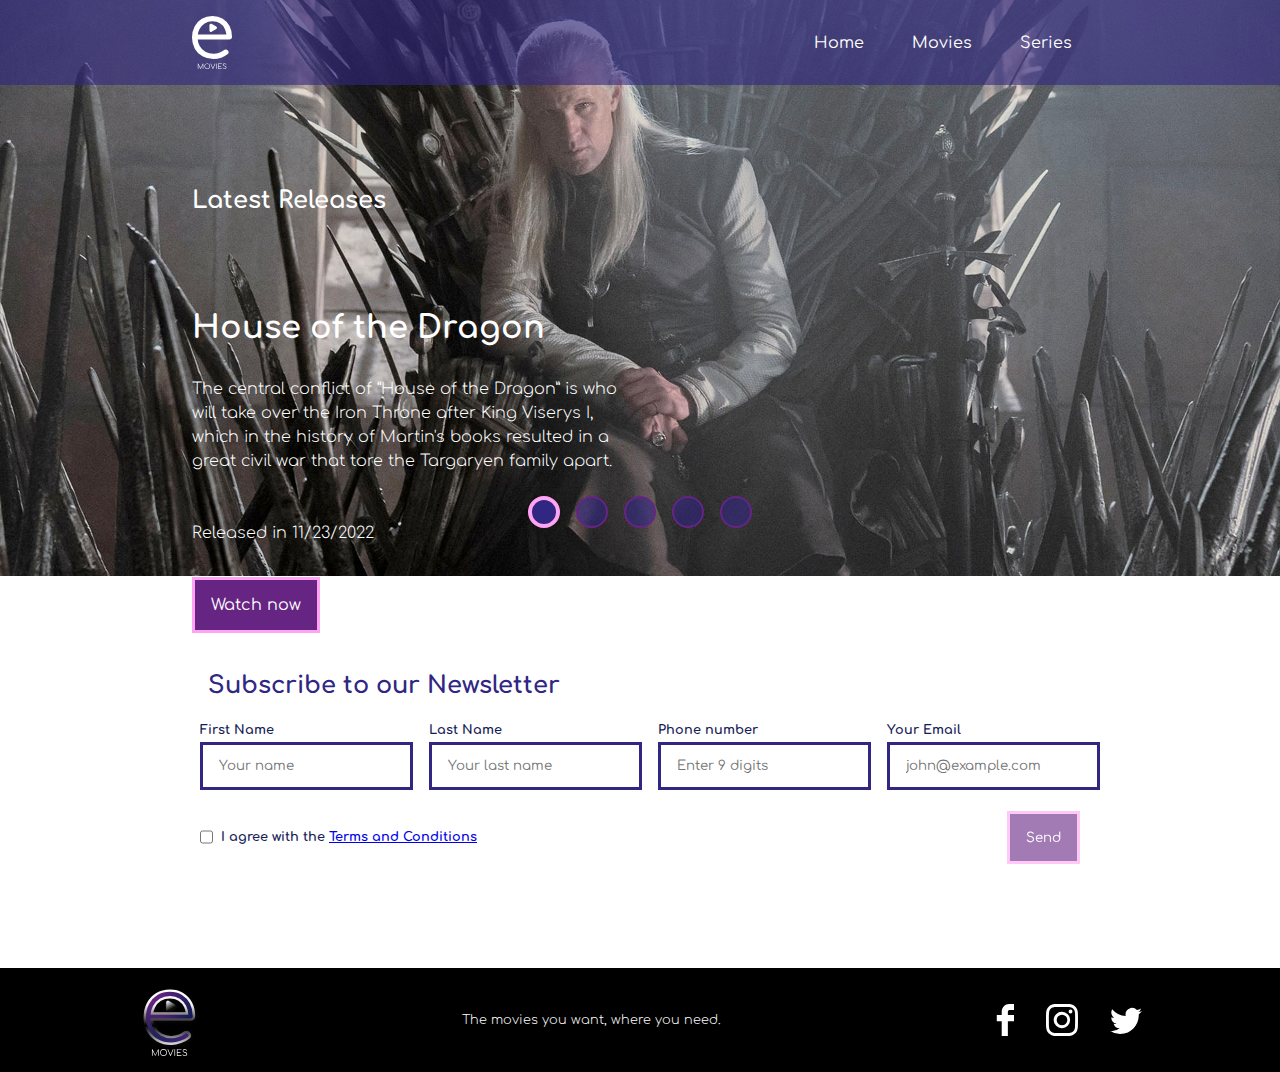
<file: index.html>
<!DOCTYPE html>
<html lang="en">

<head>
    <meta charset="UTF-8">
    <meta http-equiv="X-UA-Compatible" content="IE=edge">
    <meta name="viewport" content="width=device-width, initial-scale=1.0">
    <title>eMovie - Movies for a click</title>
    <link rel="stylesheet" href="styles.css">


<link rel="icon" type="image/png" sizes="16x16" href="img/Logos/SVG/favicon-16x16.png">

</head>

<body>
    

    <header id="main-header">
        <div class="flex-header">
            <div id="width-nav">
            <img src="img/Logos/SVG/e-movie-white.svg" alt="e-movie-logo">


            <!-- <div id="nav-icons">
                <a href="#">
                    <svg xmlns="http://www.w3.org/2000/svg" class="icon" height="40px" viewBox="0 0 24 24" width="40px" fill="#FFFFFF"><path d="M0 0h24v24H0V0z" fill="none"/><path d="M15.5 14h-.79l-.28-.27c1.2-1.4 1.82-3.31 1.48-5.34-.47-2.78-2.79-5-5.59-5.34-4.23-.52-7.79 3.04-7.27 7.27.34 2.8 2.56 5.12 5.34 5.59 2.03.34 3.94-.28 5.34-1.48l.27.28v.79l4.25 4.25c.41.41 1.08.41 1.49 0 .41-.41.41-1.08 0-1.49L15.5 14zm-6 0C7.01 14 5 11.99 5 9.5S7.01 5 9.5 5 14 7.01 14 9.5 11.99 14 9.5 14z"/></svg>
                </a>
                <a href="#">
                    <svg xmlns="http://www.w3.org/2000/svg" class="icon" height="40px" viewBox="0 0 24 24" width="40px" fill="#FFFFFF"><path d="M0 0h24v24H0V0z" fill="none"/><path d="M12 12c2.21 0 4-1.79 4-4s-1.79-4-4-4-4 1.79-4 4 1.79 4 4 4zm0 2c-2.67 0-8 1.34-8 4v1c0 .55.45 1 1 1h14c.55 0 1-.45 1-1v-1c0-2.66-5.33-4-8-4z"/></svg>
                </a>
                <a href="#">
                    <svg xmlns="http://www.w3.org/2000/svg" class="icon" height="40px" viewBox="0 0 24 24" width="40px" fill="#FFFFFF"><path d="M0 0h24v24H0V0z" fill="none"/><path d="M7 18c-1.1 0-1.99.9-1.99 2S5.9 22 7 22s2-.9 2-2-.9-2-2-2zM1 3c0 .55.45 1 1 1h1l3.6 7.59-1.35 2.44C4.52 15.37 5.48 17 7 17h11c.55 0 1-.45 1-1s-.45-1-1-1H7l1.1-2h7.45c.75 0 1.41-.41 1.75-1.03l3.58-6.49c.37-.66-.11-1.48-.87-1.48H5.21l-.67-1.43c-.16-.35-.52-.57-.9-.57H2c-.55 0-1 .45-1 1zm16 15c-1.1 0-1.99.9-1.99 2s.89 2 1.99 2 2-.9 2-2-.9-2-2-2z"/></svg>
                </a>
               
            </div> -->

            <nav>
                <ul>
                    <li>
                        <a href="#" class="button-nav" id="active">Home</a>
                    </li>
                    <li>
                        <a href="productos.html?category=movies" class="button-nav">Movies</a>
                    </li>
                    <li>
                        <a href="productos.html?category=series" class="button-nav">Series</a>
                    </li>
                    <!-- <li>
                        <a href="#" class="button-nav">Register</a>
                    </li> -->
                </ul>
            </nav>
            </div>
        </div>





        <div id="intro">
            <h2>Latest Releases</h2>
            <h1 id="intro-title"></h1>
           
            <p id="intro-description"></p>
           
            <p id="intro-date"></p>
            <div class="button-flex">
                <a class="button" id="intro-button">Watch now</a>
            </div>
        </div>
        
        <div id="select-slider-index">
            <button onclick="changeSlider(0)"></button>
            <button onclick="changeSlider(1)"></button>
            <button onclick="changeSlider(2)"></button>
            <button onclick="changeSlider(3)"></button>
            <button onclick="changeSlider(4)"></button>
        </div>
    </header>


  
    <section id="form">
        <div>
            <h3>Subscribe to our Newsletter</h3>

            <form action="#" class="flexbox" autocomplete="on">
                <div class="width-100">
                <div class="just-flex">
                 
                        <div class="flex-form">
                            <label for="name">First Name</label>
                            <input type="text" id="name" name="name" placeholder="Your name" minlength="4" required>
                            <p id="help-text-name" class="help-text"></p>
                        </div>
                        <div class="flex-form">
                            <label for="lastName">Last Name</label>
                            <input type="text" id="last-name" name="lastname" placeholder="Your last name" minlength="4" required>
                            <p id="help-text-last-name" class="help-text"></p>
                        </div>
                        <div class="flex-form">
                            <label for="phone">Phone number</label>
                            <input type="number" id="phone" name="phone" placeholder="Enter 9 digits" minlength="4" required>
                            <p id="help-text-phone" class="help-text"></p>
                        </div>
                        <div class="flex-form">
                            <label for="email">Your Email</label>
                            <input type="email" id="email" name="email" placeholder="john@example.com" required>
                            <p id="help-text-mail" class="help-text"></p>
                        </div>
                   
                </div>
            

                    <div class="flex-end-button">
                        <div class="radio-box">
                            <input type="checkbox" id="agree" name="TermsandConditions" value="agree"
                            onchange="validateForm()">
                            <label for="agree">I agree with the <a href="#">Terms and Conditions</a></label>
                        </div>
                        <button class="button" onclick="sendForm()" type="submit" form="form" value="Submit" id="submit-form"><span>Send</span></button>
                    </div>
                </div>

            </form>
        </div>
    </section>

    <footer>
        <div class="flexbox flex-992">
            <img src="img/Logos/SVG/e-movie-color-1.svg" alt="e-movie-logo-footer">
            <p>The movies you want, where you need.</p>
            <div id="social">
                <img src="img/Social/facebook.svg" alt="e-facebook">
                <img src="img/Social/instagram.svg" alt="e-instagram">
                <img src="img/Social/twitter.svg" alt="e-twitter">
            </div>

        </div>
    </footer>


    <div id="success-modal" class="modal-background">
        <div class="container-modal">
            <h4>Formulario enviado correctamente.</h4>
            <button class="button" onclick="closeModal()">Cerrar</button>
        </div>
    </div>

    <div id="prompt-modal" class="modal-background">
        <div class="container-modal">
            <h4>Discount for the hour</h4>
            <div id="prompt-content">
                <h5 id="prompt-product-title"></h5>
                <img src="" alt="" id="prompt-product-image">
            <div class="flex-buttons-prompt">
                <button class="button-link" onclick="closePromptModal()">Cerrar</button>
                <a class="button" href="" id="prompt-redirect">Watch now</a>
            </div>
            </div>
            
        </div>
    </div>

<script src="scripts/productos.js"></script>
<!-- <script src="scripts/filtros.js"></script> -->
<script src="scripts/slider.js"></script>
<script src="scripts/form.js"></script>


</body>

</html>
</file>
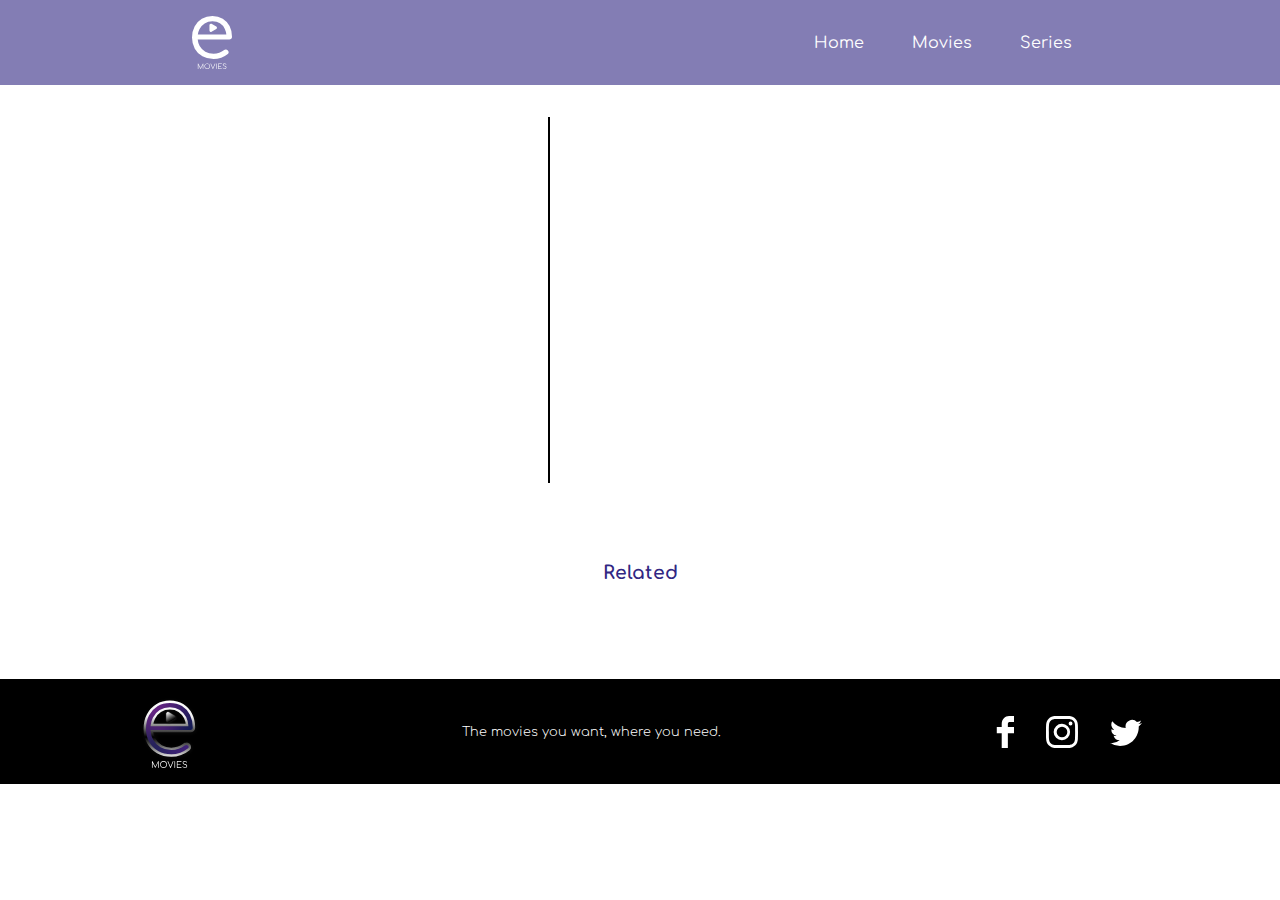
<file: detalle.html>
<!DOCTYPE html>
<html lang="en">

<head>
    <meta charset="UTF-8">
    <meta http-equiv="X-UA-Compatible" content="IE=edge">
    <meta name="viewport" content="width=device-width, initial-scale=1.0">
    <title>eMovie - Product</title>
    <link rel="stylesheet" href="styles.css">

    <link rel="icon" type="image/png" sizes="16x16" href="img/Logos/SVG/favicon-16x16.png">
</head>

<body>


    <header class="flex-header">
        
        <div id="width-nav">
        
        <img src="img/Logos/SVG/e-movie-white.svg" alt="e-movie-logo">


        <!-- <div id="nav-icons">
            <a href="#">
                <svg xmlns="http://www.w3.org/2000/svg" class="icon" height="40px" viewBox="0 0 24 24" width="40px" fill="#FFFFFF"><path d="M0 0h24v24H0V0z" fill="none"/><path d="M15.5 14h-.79l-.28-.27c1.2-1.4 1.82-3.31 1.48-5.34-.47-2.78-2.79-5-5.59-5.34-4.23-.52-7.79 3.04-7.27 7.27.34 2.8 2.56 5.12 5.34 5.59 2.03.34 3.94-.28 5.34-1.48l.27.28v.79l4.25 4.25c.41.41 1.08.41 1.49 0 .41-.41.41-1.08 0-1.49L15.5 14zm-6 0C7.01 14 5 11.99 5 9.5S7.01 5 9.5 5 14 7.01 14 9.5 11.99 14 9.5 14z"/></svg>
            </a>
            <a href="#">
                <svg xmlns="http://www.w3.org/2000/svg" class="icon" height="40px" viewBox="0 0 24 24" width="40px" fill="#FFFFFF"><path d="M0 0h24v24H0V0z" fill="none"/><path d="M12 12c2.21 0 4-1.79 4-4s-1.79-4-4-4-4 1.79-4 4 1.79 4 4 4zm0 2c-2.67 0-8 1.34-8 4v1c0 .55.45 1 1 1h14c.55 0 1-.45 1-1v-1c0-2.66-5.33-4-8-4z"/></svg>
            </a>
            <a href="#">
                <svg xmlns="http://www.w3.org/2000/svg" class="icon" height="40px" viewBox="0 0 24 24" width="40px" fill="#FFFFFF"><path d="M0 0h24v24H0V0z" fill="none"/><path d="M7 18c-1.1 0-1.99.9-1.99 2S5.9 22 7 22s2-.9 2-2-.9-2-2-2zM1 3c0 .55.45 1 1 1h1l3.6 7.59-1.35 2.44C4.52 15.37 5.48 17 7 17h11c.55 0 1-.45 1-1s-.45-1-1-1H7l1.1-2h7.45c.75 0 1.41-.41 1.75-1.03l3.58-6.49c.37-.66-.11-1.48-.87-1.48H5.21l-.67-1.43c-.16-.35-.52-.57-.9-.57H2c-.55 0-1 .45-1 1zm16 15c-1.1 0-1.99.9-1.99 2s.89 2 1.99 2 2-.9 2-2-.9-2-2-2z"/></svg>
            </a>
           
        </div> -->

        <nav>
            <ul>
                <li>
                    <a href="index.html" class="button-nav">Home</a>
                </li>
                <li>
                    <a href="productos.html?category=movies" class="button-nav" id="active">Movies</a>
                </li>
                <li>
                    <a href="productos.html?category=series" class="button-nav">Series</a>
                </li>
                <!-- <li>
                    <a href="error404.html" class="button-nav">Contact</a>
                </li> -->
            </ul>
        </nav>

    </div>

    </header>

    <section class="content">
     
                <div class="flex-figure">
                    <figure id="main-image">
                       
                    </figure>
                    <div id="figure-imgs">
                        <div class="just-flex2">
                            
                        </div>
                    </div>
                </div>
                <div id="just-width">
                    <div id="div-detalle">
                        <h2 id="detalle-title"></h2>
                        <p id="detalle-description"></p>
                        <p id="detalle-price"></p>
                        <p id="detalle-release"></p>
                    </div>
                </div>
    </section>


    <section class="related-content content">
        <h3>
            Related
        </h3>
        <ul id="list-products-related">

        </ul>
    </section>

    <footer>
        <div class="flexbox flex-992">
            <img src="img/Logos/SVG/e-movie-color-1.svg" alt="e-movie-logo-footer">
            <p>The movies you want, where you need.</p>
            <div id="social">
                <img src="img/Social/facebook.svg" alt="e-facebook">
                <img src="img/Social/instagram.svg" alt="e-instagram">
                <img src="img/Social/twitter.svg" alt="e-twitter">
            </div>

        </div>
    </footer>

<script src="scripts/productos.js"></script>
<script src="scripts/detalle.js"></script>


</body>
</html>
</file>
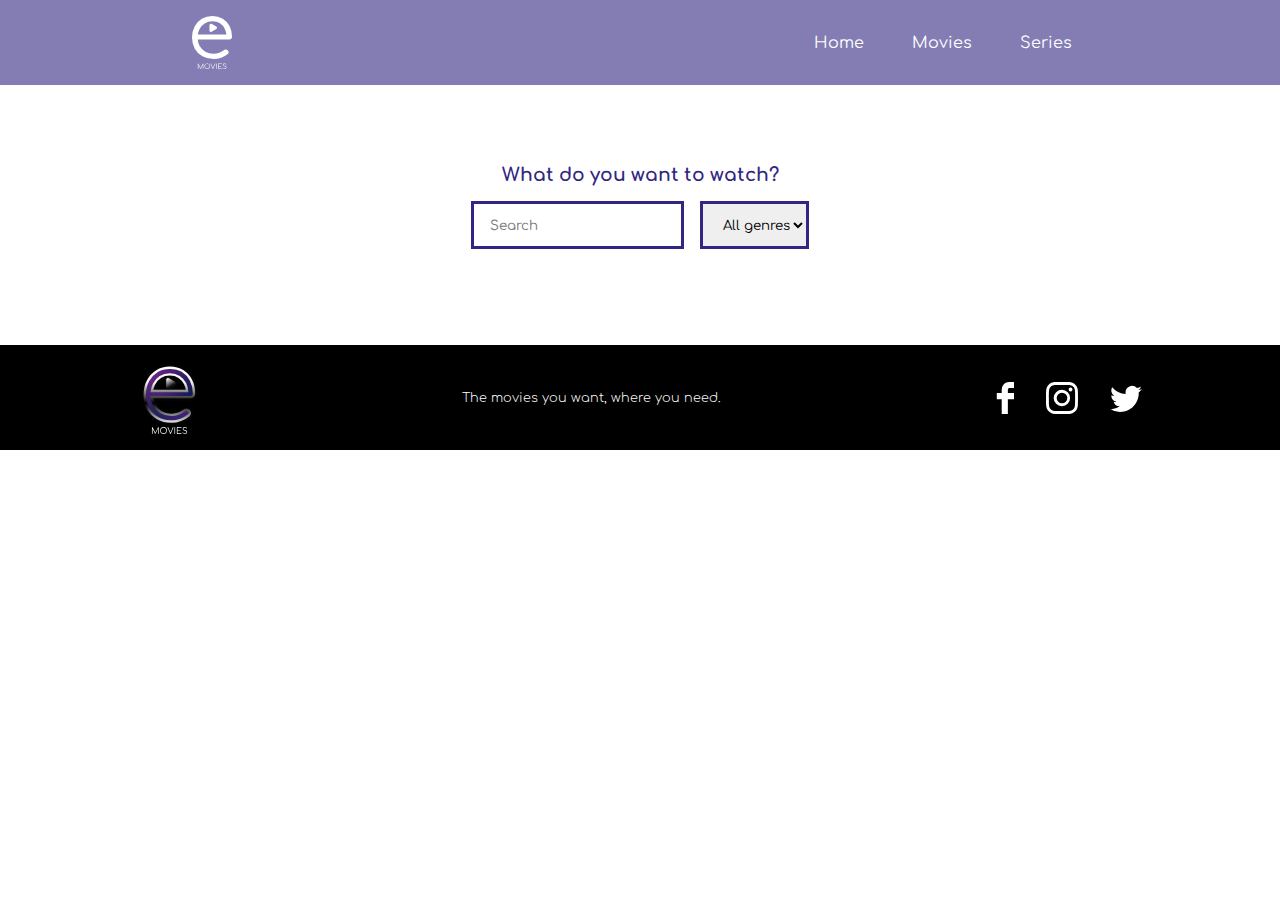
<file: productos.html>
<!DOCTYPE html>
<html lang="en">

<head>
    <meta charset="UTF-8">
    <meta http-equiv="X-UA-Compatible" content="IE=edge">
    <meta name="viewport" content="width=device-width, initial-scale=1.0">
    <title>eMovie Products</title>
    <link rel="stylesheet" href="styles.css">
    
    <link rel="icon" type="image/png" sizes="16x16" href="img/Logos/SVG/favicon-16x16.png">
</head>

<body>


    <header class="flex-header">
        <!-- <img src="img/Logos/SVG/e-movie-white.svg" alt="e-movie-logo"> -->

                <div id="width-nav">
                <img src="img/Logos/SVG/e-movie-white.svg" alt="e-movie-logo" href="index.html">
    
    
                <!-- <div id="nav-icons">
                    <a href="#">
                        <svg xmlns="http://www.w3.org/2000/svg" class="icon" height="40px" viewBox="0 0 24 24" width="40px" fill="#FFFFFF"><path d="M0 0h24v24H0V0z" fill="none"/><path d="M15.5 14h-.79l-.28-.27c1.2-1.4 1.82-3.31 1.48-5.34-.47-2.78-2.79-5-5.59-5.34-4.23-.52-7.79 3.04-7.27 7.27.34 2.8 2.56 5.12 5.34 5.59 2.03.34 3.94-.28 5.34-1.48l.27.28v.79l4.25 4.25c.41.41 1.08.41 1.49 0 .41-.41.41-1.08 0-1.49L15.5 14zm-6 0C7.01 14 5 11.99 5 9.5S7.01 5 9.5 5 14 7.01 14 9.5 11.99 14 9.5 14z"/></svg>
                    </a>
                    <a href="#">
                        <svg xmlns="http://www.w3.org/2000/svg" class="icon" height="40px" viewBox="0 0 24 24" width="40px" fill="#FFFFFF"><path d="M0 0h24v24H0V0z" fill="none"/><path d="M12 12c2.21 0 4-1.79 4-4s-1.79-4-4-4-4 1.79-4 4 1.79 4 4 4zm0 2c-2.67 0-8 1.34-8 4v1c0 .55.45 1 1 1h14c.55 0 1-.45 1-1v-1c0-2.66-5.33-4-8-4z"/></svg>
                    </a>
                    <a href="#">
                        <svg xmlns="http://www.w3.org/2000/svg" class="icon" height="40px" viewBox="0 0 24 24" width="40px" fill="#FFFFFF"><path d="M0 0h24v24H0V0z" fill="none"/><path d="M7 18c-1.1 0-1.99.9-1.99 2S5.9 22 7 22s2-.9 2-2-.9-2-2-2zM1 3c0 .55.45 1 1 1h1l3.6 7.59-1.35 2.44C4.52 15.37 5.48 17 7 17h11c.55 0 1-.45 1-1s-.45-1-1-1H7l1.1-2h7.45c.75 0 1.41-.41 1.75-1.03l3.58-6.49c.37-.66-.11-1.48-.87-1.48H5.21l-.67-1.43c-.16-.35-.52-.57-.9-.57H2c-.55 0-1 .45-1 1zm16 15c-1.1 0-1.99.9-1.99 2s.89 2 1.99 2 2-.9 2-2-.9-2-2-2z"/></svg>
                    </a>
                   
                </div> -->
    
                <nav>
                    <ul>
                        <li>
                            <a href="index.html" class="button-nav" id="active">Home</a>
                        </li>
                        <li>
                            <a href="productos.html?category=movies" class="button-nav">Movies</a>
                        </li>
                        <li>
                            <a href="productos.html?category=series" class="button-nav">Series</a>
                        </li>
                        <!-- <li>
                            <a href="#" class="button-nav">Register</a>
                        </li> -->
                    </ul>
                </nav>
                </div>
    </header>
    
    
    


    <div id="productos-title" class="background">
       
    </div>

    <!-- <section class="content">
        <h2>Last Watched</h2>

        <div class="flexbox flex768">
            <a href="#">
                <img src="img/Shang-Chi/Shang-Chi-1380x1080.png" alt="Shang-Chi">
            </a>
            <a href="screen3.html">
                <img src="img/Spiderman/Spider-Man-1380x1080.png" alt="Spider-Man-No-Way-Home">
            </a>

            <a href="#">
                <img src="img/Eternals/Eternals-1380x1080.png" alt="Eternals">
            </a>
        </div>
    </section> -->

    <section class="content">
       <div id="div-productos">
        <h3>What do you want to watch?</h3>
        <div id="filtros-productos">
        <input type="text" id="search-box" placeholder="Search">
        <select id="genre-box">
            <option value="">All genres</option>
        </select>
         </div>
       <ul id="list-products">

       </ul>
        </div>
    </section>

    <footer>
        <div class="flexbox flex-992">
            <img src="img/Logos/SVG/e-movie-color-1.svg" alt="e-movie-logo-footer">
            <p>The movies you want, where you need.</p>
            <div id="social">
                <img src="img/Social/facebook.svg" alt="e-facebook">
                <img src="img/Social/instagram.svg" alt="e-instagram">
                <img src="img/Social/twitter.svg" alt="e-twitter">
            </div>

        </div>
    </footer>
    <script src="scripts/productos.js"></script>
    <script src="scripts/filtros.js"></script>
</body>

</html>
</file>
<file: styles.css>
@import url('https://fonts.googleapis.com/css2?family=Comfortaa:wght@300;400;500;600;700&family=Londrina+Solid&display=swap');

/* https://eriktomy07.github.io/e-movie-obligatorio/ */

:root {
    --var-white: #FFFFFF;
    --var-black: #000000;
    --var-primary: #312783;
    --var-primary60:hsla(247, 54%, 33%, 0.60); 
    --var-secondary: #29235C;
    --var-alternative: #662483;
    --var-alternative: rgb(102, 36, 131);
    --var-alternative-2: #151B55;
    --var-alternative-2: rgb(21, 27, 85);
    --var-alternative-3: #ffa4f3;
    --var-alternative-3: rgb(255, 164, 243);
}

* {
    margin: 0; 
    padding: 0;
    box-sizing: border-box;
}

body {
    color: var(--var-white);
    font-family: "Comfortaa", "Londrina", sans-serif;
}

.flexbox {
    margin: 0 auto;
    display: flex;
    height: 100%;
    align-items: center;
    flex-direction: column;
    justify-content: center;
    gap: 1rem;
    flex-wrap: wrap;
}




/* 3RD SCREEN ONLY */
.flexbox a:nth-child(3) {
    display: none;
}
/* 3RD SCREEN ONLY */

/* .flexbox-form {
    margin: 0 auto;
    display: flex;
    flex-direction: column;
    justify-content: center;
    gap: 1rem;
    flex-wrap: wrap;
} */


.flex-header {
    flex-wrap: wrap;
    /* align-items: center; */
    justify-content: center;
    display: flex;
    height: fit-content;
    gap: 1rem;
    margin: 0 auto;
    width: 100vw;
    padding: 1rem;
    background-color: var(--var-primary60);
}    

#width-nav {
    display: flex;
    width: 70vw;
    justify-content: space-between;
    align-items: center;
}

/* div.background {
    background-color: var(--var-alternative);
    font-size: .8rem;
    padding: 3rem;
} */




header {
    display: flex;
    justify-content: space-between;
    /* padding: 1rem; */
    flex-wrap: wrap;
    gap: 1rem;
    /* height: 45vw; */
    /* align-items: center; */
    background-color: var(--var-secondary); 
}

#main-header {

    min-height: 45vw;
    max-height: 45vw;
    background-position: center ;
    background-repeat: no-repeat;
    background-size: cover;
    position: relative;
   
}

header img {
    width: 40px;
    order: 1;
}

/* NAVEGATION  */

/* .navegation {
    width: 100%;
    display: flex;
    justify-content: space-evenly;
    align-items: center;
    font-size: 1rem;
    
}  */

nav {
    width: 100%;
    order: 3;
}

nav ul {
    list-style-type: none;
    display: flex;
    justify-content: space-between;  
}

/* #active {
    color: var(--var);
} */

#nav-icons {
    display: flex;
    order: 2;
}



/* .icon:hover {
    fill: var(--var-alternative-3);
}

#nav-icons a {
    text-decoration: none;
}

#nav-icons img {
    width: 40px;
} */



/* HEADER INTRO INDEX */


#intro {
    order: 4;
    text-align: center;
    /* padding: 0.5rem; */
    gap: 1rem;
    display: flex;
    flex-direction: column;
    margin-bottom: 3rem;
}


#intro h1 {
    padding: 2rem;
}

#intro p {
    padding-bottom: 1rem;
    font-weight: lighter;
    line-height: 1.5rem;
}

#intro a {
    align-self: center;
    margin-bottom: 1rem;
}

/* BOXES INDEX */

/* .boxes {
    width: 70vw;
    position: relative;
    transform: translateY(-20%);
    margin: 0 auto;
    -webkit-transform: translateY(-20%);
    -moz-transform: translateY(-20%);
    -ms-transform: translateY(-20%);
    -o-transform: translateY(-20%);
} */



/* .box {
    display: flex;
    flex-wrap: wrap;
    justify-content: space-between;
    gap: 1rem;
    padding: 2rem;
    background-color: var(--var-secondary);
    border: 8px var(--var-alternative) solid;
    border-radius: 1rem 0 1rem 0;
    -webkit-border-radius: 1rem 0 1rem 0;
    -moz-border-radius: 1rem 0 1rem 0;
    -ms-border-radius: 1rem 0 1rem 0;
    -o-border-radius: 1rem 0 1rem 0;
} */

/* .box p {
   
    font-size: 0.9rem;
    line-height: 1.5rem;
    font-weight: lighter;
}


.box:nth-child(2),
.box:nth-child(3),
.flex-right  {
    display: none;
}  */

/* SECTIONS  */

.content {
    width: 70vw;
    align-items: stretch;
    display: flex;
    flex-wrap: wrap;
    justify-content: center;
    margin: 0 auto;
    /* gap: 2rem; */
    padding-bottom: 5rem;
}

.content h2,
.content h3 {
    text-align: center;
    /* align-self: center; */
    color: var(--var-primary)
}

.content div h2 {
    text-align: left;
    margin-bottom: 1rem;
}

#main-image {
    width: 100%;
    height: 250px;
}

.content img {
    object-fit: cover;
    object-position: center;
    width: 100%;
    height: 100%;
}

.content p {
    color: white;
}

.content div p {
    color: var(--var-alternative-2)
}

/* section.content div.flexbox div {
    display: flex;
    gap: 1rem;
} */

/* section.content div.flexbox div:nth-last-child(4){
    display: none;
}

section.content div.flexbox div a {
   width: 50%;
} */

.content figure {
    margin-top: 2rem;
}


/* #movies {
    min-height: 40vh;
    background: url(img/Display/movies-square.jpg) center no-repeat;
    background-size: cover;
    display: flex;
    align-items: flex-end;
}

#travel {
    min-height: 40vh;
    background: url(img/Series/travel-with-e.jpeg) center no-repeat;
    background-size: cover;
    display: flex;
    align-items: flex-end;
}  */

/* 
.flex-left {
    gap: 1rem;
    flex: 1;
    display: flex;
    flex-direction: column;
} */

/* article .box2 {
    padding: 1rem;
    display: flex;
    flex-direction: column;
    gap: 0.5rem;
}


article .box2 p {
    font-weight: lighter;
    color: var(--var-white);
}

article .box2 a {
    text-decoration: none;
    
} */

/* .flexwrap {
    flex-wrap: wrap;
    display: flex;
    width: 100%;
    gap: 1rem;
} */

/* #series {
    width: 100%;
    background: url(img/series/Patterson-Lost-in-Space.jpeg) center no-repeat;
    background-size: cover;
    display: flex;
    align-items: flex-end;
}

#friends {
    width: 100%;
    background: url(img/series/movies-square.jpeg) center no-repeat;
    background-size: cover;
    display: flex;
    align-items: flex-end;
}

#work {
    width: 100%;
    background: url(img/series/work-with-e.jpeg) center no-repeat;
    background-size: cover;
    display: flex;
    align-items: flex-end;
}


#live-show {
    width: 100%;
    background: url(img/Series/Jimmy-Fallon.jpeg) center no-repeat;
    background-size: cover;
    display: flex;
    align-items: flex-end;
}
 */

/* #rent-sale {
    padding: 2rem 0 2rem 0;
    width: 100%;
    
}

section.gradient {
    background: linear-gradient(90deg, #312783 0%, #29235C 35%, #662483 100%);
}

#rent-sale article:last-child {
    display: none;
}

#rent-sale h3 {
    width: 100%;
    text-align: center;
    color: var(--var-white);
    padding-bottom: 1rem;
    font-size: 1.5rem;
    font-weight: bold;
}

#rent-sale article  {
    display: flex;
    padding: 1rem;
    gap: 1rem;
    justify-content: center;
}

figure#ryan,
figure#predators {
    width: 40%;
    height: 100%;
    display: flex;
}

figure#ryan img,
figure#predators img {
    width: 100%;
    height: 100%;
    min-height: 6rem;
   
}

.rentbox {
    width: 60%;
} */

/* .rentbox h6 {
    font-size: 0.7rem;
    font-weight: lighter;
}

.rentbox h4 {
    margin: 0;
    font-size: 1rem;
    font-weight: bold;
    color: var(--var-alternative-3);
}

.rentbox p {
    display: none;
} */

#rent-sale article div a {
    text-decoration: none;
    /* color: var(--var-white); */
    font-weight: bold;
    font-size: .9rem;
    justify-content: center;
    /* background: var(--var-alternative); */
    padding: 0.5rem;
    text-align: center;
    width: 6rem;
}

/* #rent-sale article > div {
    display: flex;
    flex-direction: column;
    justify-content: space-between;
    color: var(--var-white)
} */

#select-slider-index {
    position: absolute;
    bottom: 3rem;
    left: 50%;
    transform: translate(-50%);
    display: flex;
    flex-direction: row;
    gap: 1rem;
}

#select-slider-index button {
    width: 2rem;
    height: 2rem;
    border-radius: 50%;
    border: 2px solid var(--var-alternative);
    background-color: var(--var-primary60);
    transition: 0.2s all;
}

#select-slider-index button:hover, #select-slider-index button.active-dot {
    background-color: var(--var-primary);
    border: 4px solid var(--var-alternative-3);
}


/* SCREEN2 */

section.content div.flexbox div a {
    width: 45%;
    
}

section.content div.flexbox div a:last-child {
    display: none;
}

.justify-wrap {
    justify-content: center;
    flex-wrap: wrap;
}


#list-products {
    display: grid;
    grid-template-columns: repeat( auto-fit, minmax(250px, 0.4fr) );
    /* gap: 2rem ; */
    justify-content: center;
}

#list-products-related {
    display: flex;
    flex-direction: row;
    gap: 1rem;
}

.list-element {
    position: relative;
   margin: 1rem;
    
}

 .list-image-related {
   max-width: 250px;
   height: 200px !important;
} 

.list-title {
    position: absolute;
    left: 50%;
    top: 50%;
    transform: translate(-50%, -50%);
}

a .list-title,a:visited .list-title { 
    opacity: 1;
    text-decoration: none;
    color: white;
    transition: 0.3s all;
    height: 100%;
    width: 100%;
    display: grid;
    place-items: center;
    }

 a:hover .list-title, a:hover:visited .list-title { 
   opacity: 1;
   color: white;
   border: solid 5px var(--var-alternative);
   background-color: var(--var-primary60);
   }


#div-productos {
    display: flex;
    flex-direction: column;
    padding-top: 5rem;
    width: inherit;
    gap: 1rem;
    justify-content: center;
}


#filtros-productos {
    display: flex;
    gap: 1rem;
    justify-content: center;
}

/* FORM */

.width-100{
    width: 100%;
}

#form h3 {
    padding: 1rem;
    color: var(--var-primary);
    font-weight: bold;
    font-size: 1.5rem;
    text-align: center;
    width: 100%;
}

.flex-form {
    padding: .5rem;
    display: flex;
    width: 100%;
    flex-direction: column;
    gap: 0.3rem;
}

label,
legend {
    font-size: 0.8rem;
    font-weight: bold;
    color: var(--var-alternative-2);
    width: 100%;
}

.flex-form input,
input,
select,
textarea {
    font-family: "Comfortaa", "Londrina", sans-serif;
    height: 3rem;
    padding-left: 1rem;
    border: var(--var-primary) 3px solid; 
}




/* .flex-radio {
    width: 100%;
    padding: 1rem;
    display: flex;
    flex-wrap: wrap;
    gap: 0.3rem;
} */

.radio-box {
    width: 100%;
    display: flex;
    justify-content: flex-start;
    align-items: center;
    gap: 1rem;
}

/* .radio-box div {
    font-weight: bold;
    font-size: 0.8rem;
    color: var(--var-alternative-2);
} */

/* .some-width { 
    display: flex;
    flex-wrap: wrap;
} */

/* textarea {
    width: 100%;
    height: 6rem;
    font-family: "Comfortaa", "Londrina", sans-serif;
    border: var(--var-primary) 3px solid; 
    padding: 00.5rem;
} */


.flex-end-button {
    width: 100%;
    display: flex;
    flex-wrap: wrap;
    justify-content: flex-end;
    gap: 1rem;
    padding: 0.5rem;
    margin-bottom: 1rem;
}

.page-title {
    text-align: center;
    text-transform: uppercase;
}

#success-modal {
    display: none;
}

#success-modal.open-modal{
    display: grid;
}

#prompt-modal {
    display: none;
}

#prompt-modal.open-modal {
    display: grid;
}

.modal-background {
   
    width: 100vw;
    height: 100vh;
    position: fixed;
    z-index: 10;
    background-color: var(--var-primary60);
    /* display: grid; */
    top: 0;
    left: 0;
    place-items: center;
}


.modal-background h4 {
    margin: 0;
}

.container-modal {
    background-color: white;
    padding: 2rem;
    border-radius: 0.5rem;
    display: flex;
    flex-direction: column;
    gap: 2rem;
}


.help-text {
    font-size: 12px;
}

#submit-form:disabled {
    opacity: .6;
}

#prompt-content {
    display: flex;
    flex-direction: column;
    gap: 1rem;
}

#prompt-product-title {
    font-size: 1rem;
    color: var(--var-alternative);
}

#prompt-product-image {
    width: 20vw;
    height: auto;
}

.flex-buttons-prompt {
    display: flex;
    flex-direction: row;
    gap: 1rem;
    justify-content: space-evenly;
}

.button-link {
    background: none;
    outline: none;
    border: none;
    color: var(--var-alternative-2);
    font-family: "Comfortaa", "Londrina", sans-serif;
    font-weight: 600;
    font-size: 1rem;
    padding: 1rem;
    transition: 0.3s all;
}

.button-link:hover {
    background-color: var(--var-alternative-3);
    border-radius: 0.3rem;
    color: var(--var-alternative);
}


/* FOOTER  */

footer {
    background: var(--var-black);
    padding: 1rem;
    height: auto;
}

footer > div > img {
    width: 4rem;
    align-self: center;
}


footer p {
    text-align: center;
    font-size: 0.8rem;
    font-weight: lighter;
}

#social {
    display: flex;
    justify-content: center;
    align-items: center;
    gap: 2rem;
}

/*  3RD SCREEN*/

#figure-imgs {
    display: none;
    height: 100px;
    overflow: auto;
}

#figure-imgs img {
    width: 100px;
}



table {
    width: 90vw;
    text-align: left;

}

tr{
    display: flex;
    padding: 1rem 0 1rem 0;
    border-bottom: #662483 3px solid;
    color: var(--var-black);
}

th,
td {
    flex: 1;
    font-weight: lighter;
}


h4 {
    color: var(--var-primary);
    margin: 2rem 0 0rem 0;
}

th:first-child,
td:first-child {
    font-weight: bolder;
}


div#list {
    margin-bottom: 1rem;
}

div#list ul li  {
    color: black;
    list-style-position: inside;
    padding: 0 0 0 0;
}



.flexbox-row {
    margin: 0 auto;
    display: flex;
    gap: 1rem;
}

section.content div.flexbox-row a:first-child,
section.content div.flexbox-row a:last-child,
.related
 {
    display: none;
}


.related-product-list {
    display: flex;
    flex-wrap: wrap;
    gap: 1rem;
}

.related-product-link img{
    width: 250px;
    height: 250px;
    object-fit: cover;
    object-position: center;

}

.related-content {
    flex-direction: column !important;
    align-items: center;
}
/* BUTTONS  */

.button-flex {
    display: flex;
    padding: 1rem;
    justify-content: center;
}




.button {
    transition: all 0.5s;
    -webkit-transition: all 0.5s;
    -moz-transition: all 0.5s;
    -ms-transition: all 0.5s;
    -o-transition: all 0.5s;
    color: var(--var-white);
    background-color: var(--var-alternative);
    text-decoration: none;
    padding: 1rem;
    width: fit-content;
    font-family: "Comfortaa", "Londrina", sans-serif;
    border: 3px var(--var-alternative-3) solid;
}



.button-secondary {
    color: var(--var-alternative-3);
    background: rgba(21, 27, 85, 0.53);
    box-shadow: 0 4px 30px rgba(0, 0, 0, 0.1);
    backdrop-filter: blur(16.1px);
    -webkit-backdrop-filter: blur(16.1px);
    border: 1px solid rgba(255, 255, 255, 0.45);
    padding: 1rem;
    width: fit-content;
    font-family: "Comfortaa", "Londrina", sans-serif;
    transition: all 0.5s;
    -webkit-transition: all 0.5s;
    -moz-transition: all 0.5s;
    -ms-transition: all 0.5s;
    -o-transition: all 0.5s;
}

.button-nav {
    color: white;
    padding: 1rem;
    width: max-content;
    height: max-content;
    transition: 0.5s all;
    font-family: "Comfortaa", "Londrina", sans-serif;
    text-decoration: none;
    align-items: center;
}

.button-nav:hover {
    color: var(--var-alternative-3);
    background-color: var(--var-alternative);
    border-radius: 0.5rem;
  
}

.button-nav:active{
    color: var(--var-alternative-3);
    background-color: var(--var-alternative);
    border-radius: 0.5rem;
  
}



.box2 a {
    color: var(--var-alternative-3);
    font-weight: bolder;
    text-decoration: none;
    transition: all .2s ease;
    -webkit-transition: all .2s ease;
    -moz-transition: all .2s ease;
    -ms-transition: all .2s ease;
    -o-transition: all .2s ease;
}

.box2 a:hover {
    text-decoration: underline var(--var-alternative-3) 3px solid;
    text-shadow: 0px 1px 17px rgba(255,255,255,0.54);
}

.button-text {
    color: white;
    font-weight: bolder;
    text-decoration: none;
}


a.button-text {
    color: white;
    font-weight: bolder;
    text-decoration: none;
    display: flex;
    height: 2rem;
    /* padding: 1rem; */
    border-radius: 0.1rem;
    align-items: center;
    transition: all 0.2s ease;
    -webkit-transition: all 0.2s ease;
    -moz-transition: all 0.2s ease;
    -ms-transition: all 0.2s ease;
    -o-transition: all 0.2s ease;
}

a.button-text:hover {
    
    text-shadow: 0px 1px 17px rgba(255, 255, 255, 0.8);
    border-radius: 0.5rem;
}

#actor-button {
    display: flex;
}

/* ERROR 404 and SVG SPIDER  */

#section-spider {
    display: flex;
    flex-direction: column;
    align-items: center;
    height: 100vh;
}

#section-spider h2 {
    color: var(--var-primary);
    text-align: center;
    margin: 1rem;
}



.width-50 p {
    color: var(--var-alternative);
    padding: 0 .5rem 0 .5rem;
    text-align: center;
}


#spider {
    margin:  1rem;
    min-height: 40vh;
    min-width: fit-content;
    background: url(img/SVG/spider-3.svg) center no-repeat;
    background-size: contain;
    animation: moveSpider 8s ease-in-out 0s forwards ;
    -webkit-animation: moveSpider 8s ease-in-out 0s forwards ;
}




@keyframes moveSpider {
   0% {
        background-position-x: 120%;
    }

   25% {    
        background-position-x: 0%;
    }
    
    100% {    
        background-position-x: 50%;
    }
    
    
}



/* STYLES HOVER AND MORE  */

article:hover {
    box-shadow: 0 12px 16px 0 rgba(21, 27, 85, 0.24), 0 17px 50px 0 rgba(21, 27, 85, 0.19)
}

.button:hover {
    box-shadow: 0 12px 16px 0 rgba(255, 164, 243, 0.24), 0 17px 50px 0 rgba(255, 164, 243, 0.19)  
}

.button-secondary:hover {
    box-shadow: 0 8px 16px 0 rgba(255,255,255,0.2), 0 6px 20px 0 rgba(255,255,255,0.19);
 }

.box:hover {
    box-shadow: 0 8px 16px 0 rgba(102, 36, 131, 0.3), 0 6px 20px 0 rgba(102, 36, 131, 0.19);
}


div.flexbox a {
    display: flex;
}

div.flexbox a img,
figure img,
.flexbox-row img,
.related img {
    border: 5px solid var(--var-alternative);
    transition: all 0.2s ease;
    -webkit-transition: all 0.2s ease;
    -moz-transition: all 0.2s ease;
    -ms-transition: all 0.2s ease;
    -o-transition: all 0.2s ease;
}


div.flexbox a img:hover,
figure img:hover,
.flexbox-row img:hover,
.related img:hover {
    border-radius: 3rem 0 3rem 0;
    -webkit-border-radius: 3rem 0 3rem 0;
    -moz-border-radius: 3rem 0 3rem 0;
    -ms-border-radius: 3rem 0 3rem 0;
    -o-border-radius: 3rem 0 3rem 0;
    box-shadow: 0 8px 16px 0 rgba(102, 36, 131, 0.3), 0 6px 20px 0 rgba(102, 36, 131, 0.19);
}

.button:hover,
.button-secondary:hover {
    border-radius: 1.5rem 0 1.5rem 0;
    -webkit-border-radius: 1.5rem 0 1.5rem 0;
    -moz-border-radius: 1.5rem 0 1.5rem 0;
    -ms-border-radius: 1.5rem 0 1.5rem 0;
    -o-border-radius: 1.5rem 0 1.5rem 0;
}




@media screen and (min-width: 768px)

{

nav {
    width: 70%;
    display: flex;
    justify-content: flex-end;
    order: 2;
}

nav ul {
    width: 100%;
    justify-content: flex-end;
    gap: 4rem;
}

#nav-icons {
    order: 3;
}

#intro {
    text-align: left;
    height: 20vw;
}

#intro h1 {
    padding: 5rem 0 0 0 
   
}

#intro p {
    padding: 1rem 0 1rem 0;
}

.button-flex {
    justify-content: flex-start;
    padding: 0;
}

.flex-left {
    display: flex;
    flex-wrap: wrap;
    gap: 1rem;
}

#movies {
    width: 100%;
}

.boxes {
    width: 100%;
    padding: 1rem;
    position: relative;
    transform: translateY(-20%);
    margin: 0 auto;
}

article.box {
    flex: 1;
    /* background-color: var(--var-alternative); */
    align-items: flex-end;
    transition: all 1s ease;
    -webkit-transition: all 1s ease;
    -moz-transition: all 1s ease;
    -ms-transition: all 1s ease;
    -o-transition: all 1s ease;
}

.box:nth-child(2) {
    display: flex;
} 

.flexbox-row {
    width: 100%;
    /* height: 40vh; */
}

.rentbox h6 {
    font-size: 1rem;
    font-weight: lighter;
}

.rentbox h4 {
    font-size: 2rem;
    font-weight: bold;
    color: var(--var-alternative-3);
}

.rentbox p {
    display: inline;
}

.rentbox div {
    display: flex;
    flex-wrap: wrap;
    gap: 1rem;
}

.rentbox div h4{
  width: 100%;
}

#rent-sale article div a {
    padding: 1rem;
    width: fit-content;
}

.flexwrap {
    flex-wrap: nowrap;
    display: flex;
    width: 100%;
    min-height: 40vh;
}

.just-flex {
    display: flex;
    /* width: 90vw; */
}

.just-flex div {
    flex: 1;
}

form.flexbox div.some-width {
    width: 90vw;
}

.flex-end-button {
   flex-wrap: nowrap;
}

/* SCREEN 2 */

div#intro.background h1 {
    text-align: center;
    padding: 2rem;
}

.flex768 {
    
    flex-direction: row;
    flex-wrap: nowrap;
}

section.content div.flexbox div a {
    width: 30%;
    ;
}

/* SCREEN 3 */

.flex-figure {
    display: flex;
    width: 50%;
    flex-wrap: wrap;
    gap: 1rem;
    height: 100%;
}

#figure-imgs {
    display: flex;
}

figure
#figure-imgs {
    width: 100%;
}

.just-flex2 {
    display: flex;
    gap: 1rem;
}

#figure-imgs img {
    border: var(--var-alternative) 2px solid;
    object-fit: cover;
    object-position: center;
    transition: all .7s ease ;
    -webkit-transition: all .7s ease ;
    -moz-transition: all .7s ease ;
    -ms-transition: all .7s ease ;
    -o-transition: all .7s ease ;
}

#figure-imgs img:hover {
    /* box-shadow: 0 8px 16px 0 rgba(0,0,0,0.9), 0 6px 20px 0 rgba(0,0,0,0.19); */
    border-radius: 10rem;
    -webkit-border-radius: 10rem;
    -moz-border-radius: 10rem;
    -ms-border-radius: 10rem;
    -o-border-radius: 10rem;
}
   

div#table-layout {
    display: flex;
    flex-wrap: wrap;
}

#just-width {
    width: 45%;
    margin-top: 2rem;
}

section.content div.flexbox-row a:first-child {
    display: block;
}

/* ERROR 404 */

.width-50 p {
    color: var(--var-alternative);
    padding: 0 0 2rem 0 ;
    text-align: center;
}

.width-50 .button-flex {
    justify-content: center;
}

}


@media screen and (min-width: 992px) 

{

header {
    justify-content: center;
    gap: 1rem;
}

#nav-icons {
    gap: 1rem;
}

nav {
    width: 70%;
}

nav ul {
    gap: 1rem;
}

#intro {
    width: 70vw;
    height: 20vw;
}

#intro p {
    width: 50%;
}

.boxes {
    width: 70vw;
    padding: 0;
}

.box:nth-child(3) {
    display: flex;
    
} 

article.box {
    align-items: stretch;
}

a.button-text {
    align-self: end;
}

.content {
    flex-direction: row;
    gap: 1rem;
}

.no-wrap992{
    flex-wrap: nowrap;
}

.flex-left {
    width: 50%;
}

.flex-right {
    display: flex;
    width: 50%;
    gap: 1rem;
}

#travel {
    width: 50%;
}

div.box2 {
    height: 0;
    position: absolute;
    color: transparent;
    background: transparent;
    overflow: hidden;
    transition: height 2s ease;
    -webkit-transition: height 2s ease;
    -moz-transition: height 2s ease;
    -ms-transition: height 2s ease;
    -o-transition: height 2s ease;
}

.box2 a {
    font-size: 1.4rem;
    padding-top: 1rem;
}

.flex-left article,
.flex-right article {
    position: relative;
    transition: all 1s ease;
    -webkit-transition: all 1s ease;
    -moz-transition: all 1s ease;
    -ms-transition: all 1s ease;
    -o-transition: all 1s ease;
}

.flex-left article:hover,
.flex-right article:hover {
    box-shadow: 0 8px 16px 0 rgba(0,0,0,0.9), 0 6px 20px 0 rgba(0,0,0,0.19);
}

article:hover div.box2 {
    display: flex;
    background: rgb(0,0,0);
    background: linear-gradient(90deg, rgba(0,0,0,1) 0%, rgba(0,0,0,1) 35%, rgba(0,0,0,0) 100%);
   height: 100%;
   color: var(--var-white);  
}

#movies {
    flex: 1;
}

.flex-right {
    display: flex;
    /* flex-direction: column; */
    flex: 1;
    gap: 1rem;
}

.flex-right-wrap
{  
    display: flex;
    flex-wrap: wrap;
    gap: 1rem;
    flex: 1;

}

#rent-sale {
    width: 90%;
}

#rent-sale div:nth-child(3) {
    display: flex;
}

#rent-sale article {
    flex: 1;
    flex-direction: column;
}

.rentbox {
    width: 100%;

}

.rentbox h4 {
    font-size: 1.5rem;
}

.rentbox p {
    font-size: 0.8rem;
    padding-bottom: 1rem;
}

.rentbox div {
    padding-bottom: 1rem;
}

#rent-sale article figure {
    width: 100%;
}

#bond img {
    width: 100%;
    height: 100%;
    min-height: 6rem;
}

#rent-sale article:last-child {
    display: flex;
}

#rent-sale article:nth-child(3) {
    display: flex;
}

.flexbox {
    flex-direction: row;
    height: auto;
}

form.flexbox {
    flex-wrap: nowrap;
    align-items: flex-start;
}



#form {
    display: flex;
    justify-content: center;
}

#form > div {
    width: 70vw;
    padding-top: 5rem;
    padding-bottom: 5rem;
}

#form h3 {
    text-align: left;
}

.fifty992 {
    width: 50%;
}

.radio-box {
    gap: .5rem;
}

.radio-box div {
    display: flex;
    gap: 0.5rem;
}


div.just.flex {
    flex: 2;
    width: 100%
}

div.just.flex div {
    width: 50%;
 }

textarea {
    height: 4rem;
}

footer {
    display: flex;
}

div.flexbox.flex-992 {
    width: 100%;
    justify-content: space-around;
    align-items: center;
}


/* SCREEN 2 */

div#intro.background {
    width: 100%;
}


section.content div.flexbox div a:last-child,
.flexbox a:nth-child(3) {
    display: block;

}

section.content div.flexbox div {
    gap: 0;
}


section.content div.flexbox div a {
    width: 25%;
    padding: 0.5rem;
}


/* SCREEN 3 */

section.content div.flexbox-row a:last-child
 {
    display: block;
}

.flex-figure {
    flex: 1.3
}

#just-width {
    display: flex;
    flex-wrap: wrap;
    align-content: space-between;
    /* width: 45%; */
    flex: 2;
    border-left: 2px black solid;
    padding-left: 1rem;
}

/* #just-width div:first-child {
    /* gap: 1rem; */
    display: flex;
    flex-wrap: wrap;
} */




#table-list {
    justify-content: space-between;
    display: flex;
    width: 100%;
       
}

#actor-button {
    height: fit-content;
}

.related {
    flex-wrap: wrap;
    display: flex;
    flex: .5;
    margin-top: 2rem;
    justify-content: center;
    text-align: center;
}

.related h6 {
    font-size: 1.5rem;
    color: var(--var-primary);
}

.related div {
    width: 100%;
    display: flex;
    flex-wrap: wrap;
    gap: 1rem;
}

section.content {
    justify-content: center;
}

#table-list {
    font-size: 0.8rem;
}

table {
    width: 100%;
}

#table-layout {
    width: 60%;
    align-content: center;
}

#table-layout h4 {
    width: 100%;
    margin: 0;
}

tr {
    padding: 0.5rem 0 0.5rem 0;
}

#list {
    width: 35%;
    margin: 0%;
}

#list ul {
    font-size: .7rem;
}

#detalle-title {
    text-align: left;
    align-self: left !important;
}

#div-detalle {
    display: flex;
    gap: 1rem;
    flex-direction: column;
    justify-content: flex-start;
    justify-content: space-evenly;
    height: -webkit-fill-available;
}

#detalle-price {
    font-size: 2rem;
    color: var(--var-alternative);
}

/* ERROR 404  */

#section-spider {
    flex-direction: row;
    justify-content: center;
}

.width-50 {
    width: 50%;
}

}
</file>
